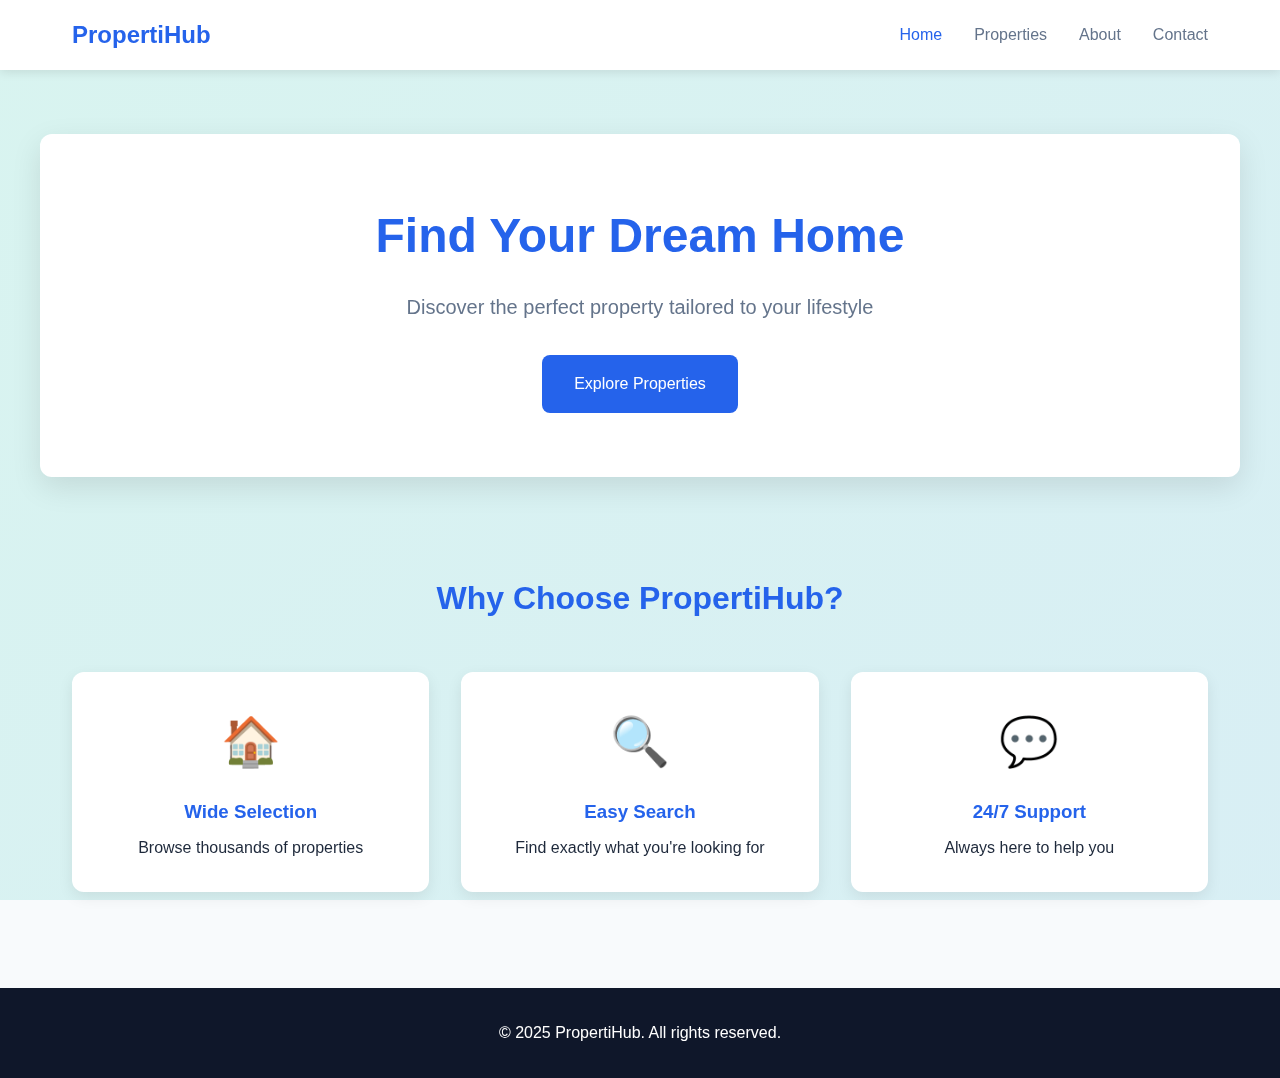
<file: index.html>
<!DOCTYPE html>
<html lang="en">
<head>
    <meta charset="UTF-8">
    <meta name="viewport" content="width=device-width, initial-scale=1.0">
    <title>PropertiHub - gmaid sustainable homes LTD
</title>
    <link rel="stylesheet" href="style.css">
</head>
<body>
    <!-- Animated background -->
    <div class="animated-bg"></div>
    
    <!-- Navigation -->
    <nav class="navbar">
        <div class="nav-container">
            <a href="index.html" class="logo">PropertiHub</a>
            <ul class="nav-links">
                <li><a href="index.html" class="active">Home</a></li>
                <li><a href="properties.html">Properties</a></li>
                <li><a href="about.html">About</a></li>
                <li><a href="contact.html">Contact</a></li>
            </ul>
        </div>
    </nav>

    <!-- Hero Section -->
    <section class="hero">
        <div class="hero-content">
            <h1>Find Your Dream Home</h1>
            <p>Discover the perfect property tailored to your lifestyle</p>
            <a href="properties.html" class="cta-btn">Explore Properties</a>
        </div>
    </section>

    <!-- Features Section -->
    <section class="features">
        <h2>Why Choose PropertiHub?</h2>
        <div class="features-grid">
            <div class="feature-card">
                <div class="feature-icon">🏠</div>
                <h3>Wide Selection</h3>
                <p>Browse thousands of properties</p>
            </div>
            <div class="feature-card">
                <div class="feature-icon">🔍</div>
                <h3>Easy Search</h3>
                <p>Find exactly what you're looking for</p>
            </div>
            <div class="feature-card">
                <div class="feature-icon">💬</div>
                <h3>24/7 Support</h3>
                <p>Always here to help you</p>
            </div>
        </div>
    </section>

    <!-- Footer -->
    <footer class="footer">
        <p>&copy; 2025 PropertiHub. All rights reserved.</p>
    </footer>

    <script src="script.js"></script>
</body>
</html>
</file>
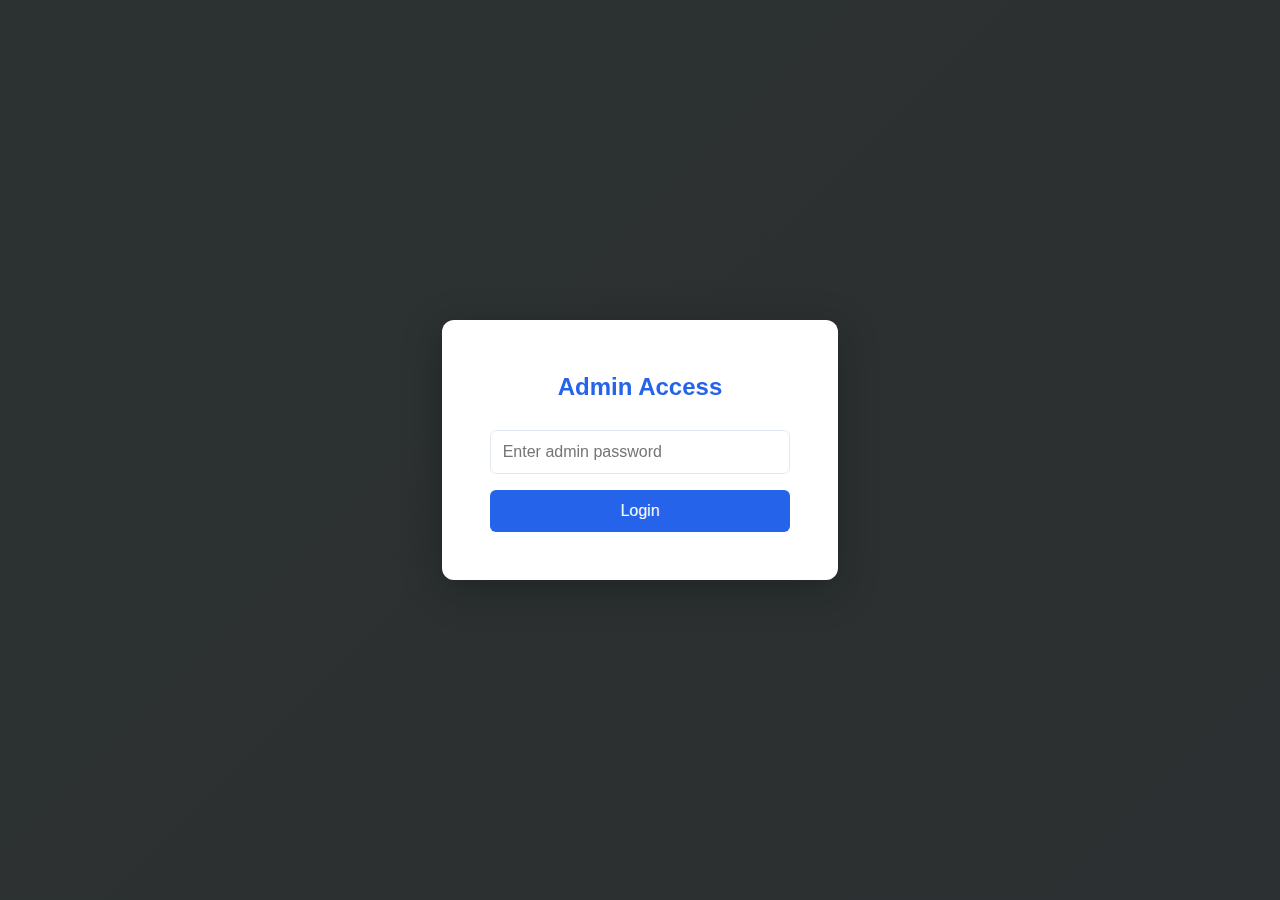
<file: admin.html>
<!DOCTYPE html>
<html lang="en">
<head>
    <meta charset="UTF-8">
    <meta name="viewport" content="width=device-width, initial-scale=1.0">
    <title>Admin Panel - PropertiHub</title>
    <link rel="stylesheet" href="style.css">
</head>
<body>
    <!-- Animated background -->
    <div class="animated-bg"></div>
    
    <!-- Login Overlay (shown before entering password) -->
    <div id="loginOverlay" class="login-overlay">
        <div class="login-box">
            <h2>Admin Access</h2>
            <input type="password" id="adminPassword" placeholder="Enter admin password" autocomplete="off">
            <button onclick="validateAdminPassword()">Login</button>
        </div>
    </div>

    <!-- Admin Panel (hidden until password is correct) -->
    <div id="adminPanel" class="admin-panel" style="display: none;">
        <!-- Navigation -->
        <nav class="navbar">
            <div class="nav-container">
                <a href="index.html" class="logo">PropertiHub Admin</a>
                <ul class="nav-links">
                    <li><a href="admin.html" class="active">Dashboard</a></li>
                    <li><a href="index.html">Exit Admin</a></li>
                </ul>
            </div>
        </nav>

        <!-- Admin Content -->
        <section class="admin-content">
            <h1>Add New Property</h1>
            
            <form id="propertyForm" class="admin-form">
                <div class="form-group">
                    <label for="propertyName">Property Name</label>
                    <input type="text" id="propertyName" required>
                </div>

                <div class="form-group">
                    <label for="propertyLocation">Location</label>
                    <input type="text" id="propertyLocation" required>
                </div>

                <div class="form-group">
                    <label for="propertyPrice">Price ($)</label>
                    <input type="number" id="propertyPrice" required>
                </div>

                <div class="form-group">
                    <label for="propertyDescription">Description</label>
                    <textarea id="propertyDescription" rows="5" required></textarea>
                </div>

                <div class="form-group">
                    <label for="propertyImage">Property Image</label>
                    <input type="file" id="propertyImage" accept="image/*" required>
                    <div id="imagePreview" class="image-preview"></div>
                </div>

                <button type="submit" class="submit-btn">Add Property</button>
            </form>

            <!-- Uploaded Properties List -->
            <div class="uploaded-properties">
                <h2>Uploaded Properties</h2>
                <div id="uploadedList" class="properties-list"></div>
            </div>
        </section>
    </div>

    <script src="script.js"></script>
</body>
</html>
</file>
<file: style.css>
* {
  margin: 0;
  padding: 0;
  box-sizing: border-box;
}

:root {
  --primary: #2563eb;
  --secondary: #1e40af;
  --accent: #f97316;
  --light: #f8fafc;
  --dark: #0f172a;
}

body {
  font-family: "Segoe UI", Tahoma, Geneva, Verdana, sans-serif;
  color: #1e293b;
  background-color: var(--light);
  line-height: 1.6;
  overflow-x: hidden;
}

/* Animated Background */
.animated-bg {
  position: fixed;
  top: 0;
  left: 0;
  width: 100%;
  height: 100%;
  background: linear-gradient(-45deg, #ee7752, #e73c7e, #23a6d5, #23d5ab);
  background-size: 400% 400%;
  animation: gradientMove 15s ease infinite;
  z-index: -1;
  pointer-events: none;
  opacity: 0.15;
}

@keyframes gradientMove {
  0% {
    background-position: 0% 50%;
  }
  50% {
    background-position: 100% 50%;
  }
  100% {
    background-position: 0% 50%;
  }
}

/* Navigation */
.navbar {
  background-color: white;
  box-shadow: 0 2px 10px rgba(0, 0, 0, 0.1);
  position: sticky;
  top: 0;
  z-index: 100;
}

.nav-container {
  max-width: 1200px;
  margin: 0 auto;
  padding: 1rem 2rem;
  display: flex;
  justify-content: space-between;
  align-items: center;
}

.logo {
  font-size: 1.5rem;
  font-weight: bold;
  color: var(--primary);
  text-decoration: none;
}

.nav-links {
  display: flex;
  list-style: none;
  gap: 2rem;
}

.nav-links a {
  text-decoration: none;
  color: #64748b;
  transition: color 0.3s ease;
}

.nav-links a:hover,
.nav-links a.active {
  color: var(--primary);
}

/* Hero Section */
.hero {
  max-width: 1200px;
  margin: 4rem auto 2rem;
  padding: 4rem 2rem;
  text-align: center;
  background: white;
  border-radius: 12px;
  box-shadow: 0 10px 30px rgba(0, 0, 0, 0.1);
}

.hero h1 {
  font-size: 3rem;
  color: var(--primary);
  margin-bottom: 1rem;
}

.hero p {
  font-size: 1.25rem;
  color: #64748b;
  margin-bottom: 2rem;
}

.cta-btn {
  display: inline-block;
  background: var(--primary);
  color: white;
  padding: 1rem 2rem;
  border-radius: 8px;
  text-decoration: none;
  transition: background 0.3s ease, transform 0.3s ease;
  cursor: pointer;
}

.cta-btn:hover {
  background: var(--secondary);
  transform: translateY(-2px);
}

/* Features Section */
.features {
  max-width: 1200px;
  margin: 4rem auto;
  padding: 2rem;
}

.features h2 {
  text-align: center;
  font-size: 2rem;
  margin-bottom: 3rem;
  color: var(--primary);
}

.features-grid {
  display: grid;
  grid-template-columns: repeat(auto-fit, minmax(280px, 1fr));
  gap: 2rem;
}

.feature-card {
  background: white;
  padding: 2rem;
  border-radius: 12px;
  text-align: center;
  box-shadow: 0 5px 15px rgba(0, 0, 0, 0.08);
  transition: transform 0.3s ease, box-shadow 0.3s ease;
}

.feature-card:hover {
  transform: translateY(-8px);
  box-shadow: 0 15px 30px rgba(0, 0, 0, 0.15);
}

.feature-icon {
  font-size: 3rem;
  margin-bottom: 1rem;
}

.feature-card h3 {
  color: var(--primary);
  margin-bottom: 0.5rem;
}

/* Properties Section */
.properties-section {
  max-width: 1200px;
  margin: 4rem auto;
  padding: 2rem;
}

.properties-section h1 {
  text-align: center;
  font-size: 2.5rem;
  color: var(--primary);
  margin-bottom: 3rem;
}

.properties-grid {
  display: grid;
  grid-template-columns: repeat(auto-fill, minmax(280px, 1fr));
  gap: 2rem;
}

.property-card {
  background: white;
  border-radius: 12px;
  overflow: hidden;
  box-shadow: 0 5px 15px rgba(0, 0, 0, 0.1);
  transition: transform 0.3s ease, box-shadow 0.3s ease;
  cursor: pointer;
}

.property-card:hover {
  transform: translateY(-8px);
  box-shadow: 0 15px 40px rgba(0, 0, 0, 0.2);
}

.property-image {
  width: 100%;
  height: 250px;
  object-fit: cover;
  background: #e2e8f0;
}

.property-info {
  padding: 1.5rem;
}

.property-title {
  font-size: 1.25rem;
  font-weight: bold;
  color: var(--primary);
  margin-bottom: 0.5rem;
}

.property-location {
  color: #64748b;
  font-size: 0.9rem;
  margin-bottom: 0.5rem;
}

.property-price {
  font-size: 1.5rem;
  color: var(--accent);
  font-weight: bold;
  margin-bottom: 1rem;
}

.view-details-btn {
  width: 100%;
  padding: 0.75rem;
  background: var(--primary);
  color: white;
  border: none;
  border-radius: 6px;
  cursor: pointer;
  transition: background 0.3s ease;
}

.view-details-btn:hover {
  background: var(--secondary);
}

/* Modal */
.modal {
  display: none;
  position: fixed;
  z-index: 1000;
  left: 0;
  top: 0;
  width: 100%;
  height: 100%;
  background-color: rgba(0, 0, 0, 0.5);
}

.modal-content {
  background-color: white;
  margin: 5% auto;
  padding: 2rem;
  border-radius: 12px;
  width: 90%;
  max-width: 600px;
  max-height: 80vh;
  overflow-y: auto;
}

.close {
  color: #aaa;
  float: right;
  font-size: 28px;
  font-weight: bold;
  cursor: pointer;
  transition: color 0.3s ease;
}

.close:hover {
  color: #000;
}

#modalImage {
  width: 100%;
  height: 300px;
  object-fit: cover;
  border-radius: 8px;
  margin-bottom: 1rem;
}

.modal-location {
  color: #64748b;
  font-size: 0.95rem;
  margin-bottom: 0.5rem;
}

.modal-price {
  font-size: 1.75rem;
  color: var(--accent);
  font-weight: bold;
  margin-bottom: 1rem;
}

/* Admin Panel */
.login-overlay {
  position: fixed;
  top: 0;
  left: 0;
  width: 100%;
  height: 100%;
  background: rgba(0, 0, 0, 0.8);
  display: flex;
  justify-content: center;
  align-items: center;
  z-index: 2000;
}

.login-box {
  background: white;
  padding: 3rem;
  border-radius: 12px;
  box-shadow: 0 10px 40px rgba(0, 0, 0, 0.3);
  text-align: center;
  max-width: 400px;
}

.login-box h2 {
  color: var(--primary);
  margin-bottom: 1.5rem;
}

.login-box input {
  width: 100%;
  padding: 0.75rem;
  margin-bottom: 1rem;
  border: 1px solid #e2e8f0;
  border-radius: 6px;
  font-size: 1rem;
}

.login-box button {
  width: 100%;
  padding: 0.75rem;
  background: var(--primary);
  color: white;
  border: none;
  border-radius: 6px;
  font-size: 1rem;
  cursor: pointer;
  transition: background 0.3s ease;
}

.login-box button:hover {
  background: var(--secondary);
}

.admin-panel {
  min-height: 100vh;
  background-color: var(--light);
}

.admin-content {
  max-width: 1000px;
  margin: 0 auto;
  padding: 3rem 2rem;
}

.admin-content h1 {
  color: var(--primary);
  margin-bottom: 2rem;
}

.admin-form {
  background: white;
  padding: 2rem;
  border-radius: 12px;
  box-shadow: 0 5px 15px rgba(0, 0, 0, 0.1);
  margin-bottom: 3rem;
}

.form-group {
  margin-bottom: 1.5rem;
}

.form-group label {
  display: block;
  margin-bottom: 0.5rem;
  color: var(--primary);
  font-weight: 500;
}

.form-group input,
.form-group textarea {
  width: 100%;
  padding: 0.75rem;
  border: 1px solid #e2e8f0;
  border-radius: 6px;
  font-size: 1rem;
  font-family: inherit;
}

.form-group input:focus,
.form-group textarea:focus {
  outline: none;
  border-color: var(--primary);
  box-shadow: 0 0 0 3px rgba(37, 99, 235, 0.1);
}

.image-preview {
  margin-top: 1rem;
  max-width: 200px;
  border-radius: 8px;
  overflow: hidden;
}

.image-preview img {
  width: 100%;
  height: auto;
}

.submit-btn {
  width: 100%;
  padding: 1rem;
  background: var(--primary);
  color: white;
  border: none;
  border-radius: 6px;
  font-size: 1rem;
  cursor: pointer;
  transition: background 0.3s ease;
}

.submit-btn:hover {
  background: var(--secondary);
}

.uploaded-properties {
  background: white;
  padding: 2rem;
  border-radius: 12px;
  box-shadow: 0 5px 15px rgba(0, 0, 0, 0.1);
}

.uploaded-properties h2 {
  color: var(--primary);
  margin-bottom: 1.5rem;
}

.properties-list {
  display: grid;
  grid-template-columns: repeat(auto-fill, minmax(250px, 1fr));
  gap: 1.5rem;
}

.property-item {
  background: #f8fafc;
  padding: 1rem;
  border-radius: 8px;
  border: 1px solid #e2e8f0;
}

.property-item img {
  width: 100%;
  height: 150px;
  object-fit: cover;
  border-radius: 6px;
  margin-bottom: 0.5rem;
}

.property-item h3 {
  color: var(--primary);
  font-size: 1rem;
  margin-bottom: 0.3rem;
}

.property-item p {
  font-size: 0.85rem;
  color: #64748b;
  margin-bottom: 0.3rem;
}

.delete-btn {
  width: 100%;
  padding: 0.5rem;
  background: #ef4444;
  color: white;
  border: none;
  border-radius: 4px;
  cursor: pointer;
  font-size: 0.85rem;
  transition: background 0.3s ease;
}

.delete-btn:hover {
  background: #dc2626;
}

/* Footer */
.footer {
  background: var(--dark);
  color: white;
  text-align: center;
  padding: 2rem;
  margin-top: 4rem;
}

/* Mobile Responsive */
@media (max-width: 768px) {
  .hero {
    margin: 2rem 1rem;
    padding: 2rem 1rem;
  }

  .hero h1 {
    font-size: 2rem;
  }

  .hero p {
    font-size: 1rem;
  }

  .properties-grid,
  .features-grid {
    grid-template-columns: repeat(auto-fill, minmax(200px, 1fr));
    gap: 1rem;
  }

  .nav-links {
    gap: 1rem;
    font-size: 0.9rem;
  }

  .modal-content {
    width: 95%;
    margin: 20% auto;
  }

  .admin-form {
    padding: 1.5rem;
  }

  .login-box {
    width: 90%;
    padding: 2rem;
  }
}

@media (max-width: 480px) {
  .hero h1 {
    font-size: 1.5rem;
  }

  .properties-grid,
  .features-grid {
    grid-template-columns: 1fr;
  }

  .nav-container {
    flex-direction: column;
    gap: 1rem;
  }

  .nav-links {
    flex-direction: column;
    gap: 0.5rem;
  }
}
</file>
